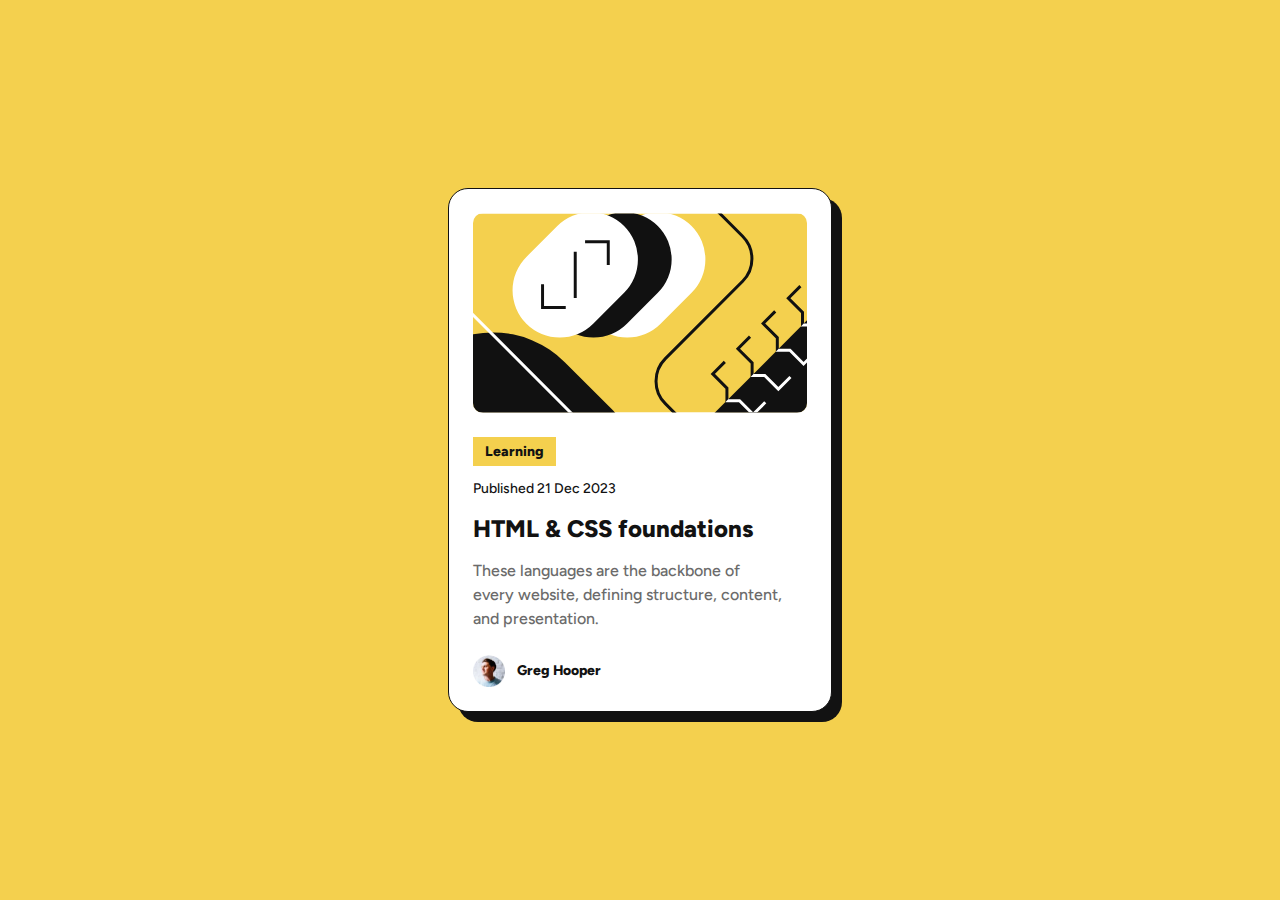
<file: blog-preview-card-main/index.html>
<!DOCTYPE html>
<html lang="en">

<head>
  <meta charset="UTF-8">
  <meta name="viewport" content="width=device-width, initial-scale=1.0">
  <!-- displays site properly based on user's device -->

  <link rel="icon" type="image/png" sizes="32x32" href="./assets/images/favicon-32x32.png">

  <link rel="stylesheet" href="index.css">

  <title>Frontend Mentor | Blog preview card</title>
</head>

<body>
  <article class="card">
    <figure class="card-image">
      <img src="assets/images/illustration-article.svg" alt="" width="336" height="200">
    </figure>
    <section class="card-content">
      <p class="category">Learning</p>

      <p class="publish-date">Published <time datetime="2023-12-21">21 Dec 2023</time></p>

      <h1 class="title">HTML & CSS foundations</h1>

      <p class="description">These languages are the backbone of every website, defining structure, content, and
        presentation.</p>
    </section>
    <section class="user-info">
      <figure><img src="assets/images/image-avatar.webp" alt="" width="32" height="32"></figure>
      <p class="user-name">Greg Hooper</p>
    </section>
  </article>
</body>

</html>
</file>
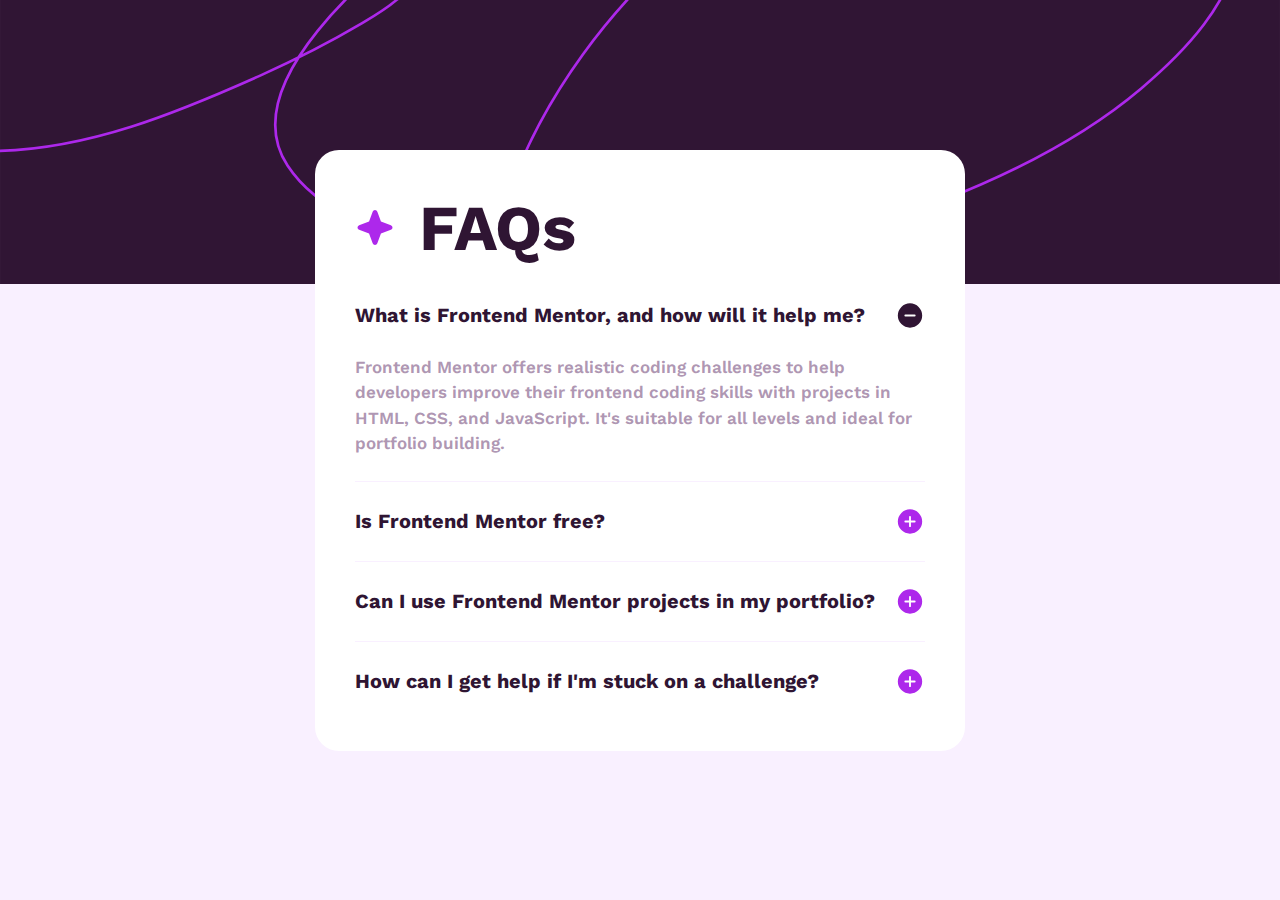
<file: faq-accordion-main/index.html>
<!DOCTYPE html>
<html lang="en">

<head>
  <meta charset="UTF-8">
  <meta name="viewport" content="width=device-width, initial-scale=1.0">
  <!-- displays site properly based on user's device -->

  <link rel="icon" type="image/png" sizes="32x32" href="./assets/images/favicon-32x32.png">

  <title>Frontend Mentor | FAQ accordion</title>

  <link rel="stylesheet" href="./index.css">
</head>

<body>
  <picture>
    <source media="(min-width: 1200px)" srcset="./assets/images/background-pattern-desktop.svg">
    <img src="assets/images/background-pattern-mobile.svg" alt="">
  </picture>
  <div class="container">
    <article class="faq-card">
      <section class="card-header">
        <svg xmlns="http://www.w3.org/2000/svg" width="40" height="41" fill="none" viewBox="0 0 40 41">
          <path fill="#AD28EB"
            d="M37.5 20.5a2.467 2.467 0 0 1-1.64 2.344l-9.913 3.604-3.603 9.911a2.5 2.5 0 0 1-4.688 0l-3.604-9.922-9.911-3.593a2.5 2.5 0 0 1 0-4.688l9.921-3.604 3.594-9.911a2.5 2.5 0 0 1 4.688 0l3.604 9.921 9.911 3.594A2.467 2.467 0 0 1 37.5 20.5Z" />
        </svg>
        <h1 class="title">
          FAQs
        </h1>
      </section>
      <section class="card-body">
        <div class="accordion-item">
          <div class="accordion-item-header">
            <h2 class="accordion-item-title">
              <a href="#" class="action-link">What is Frontend Mentor, and how will it help me?</a>
            </h2>
            <div>
              <span class="icon-plus passive">
                <svg xmlns="http://www.w3.org/2000/svg" width="30" height="31" fill="none" viewBox="0 0 30 31">
                  <path fill="#AD28EB"
                    d="M15 3.313A12.187 12.187 0 1 0 27.188 15.5 12.203 12.203 0 0 0 15 3.312Zm4.688 13.124h-3.75v3.75a.938.938 0 0 1-1.876 0v-3.75h-3.75a.938.938 0 0 1 0-1.875h3.75v-3.75a.938.938 0 0 1 1.876 0v3.75h3.75a.938.938 0 0 1 0 1.876Z" />
                </svg>
              </span>
              <span class="icon-minus active">
                <svg xmlns="http://www.w3.org/2000/svg" width="30" height="31" fill="none" viewBox="0 0 30 31">
                  <path fill="#301534"
                    d="M15 3.313A12.187 12.187 0 1 0 27.188 15.5 12.2 12.2 0 0 0 15 3.312Zm4.688 13.124h-9.375a.938.938 0 0 1 0-1.875h9.374a.938.938 0 0 1 0 1.876Z" />
                </svg>
              </span>
            </div>
          </div>
          <div class="accordion-item-body active">
            <p>Frontend Mentor offers realistic coding challenges to help developers
              improve their
              frontend coding skills with projects in HTML, CSS, and JavaScript. It's suitable for
              all levels and ideal for portfolio building.</p>
          </div>
        </div>
        <div class="accordion-item">
          <div class="accordion-item-header">
            <h2 class="accordion-item-title">
              <a href="#" class="action-link">Is Frontend Mentor free?</a>
            </h2>
            <div>
              <span class="icon-plus active">
                <svg xmlns="http://www.w3.org/2000/svg" width="30" height="31" fill="none" viewBox="0 0 30 31">
                  <path fill="#AD28EB"
                    d="M15 3.313A12.187 12.187 0 1 0 27.188 15.5 12.203 12.203 0 0 0 15 3.312Zm4.688 13.124h-3.75v3.75a.938.938 0 0 1-1.876 0v-3.75h-3.75a.938.938 0 0 1 0-1.875h3.75v-3.75a.938.938 0 0 1 1.876 0v3.75h3.75a.938.938 0 0 1 0 1.876Z" />
                </svg>
              </span>
              <span class="icon-minus passive">
                <svg xmlns="http://www.w3.org/2000/svg" width="30" height="31" fill="none" viewBox="0 0 30 31">
                  <path fill="#301534"
                    d="M15 3.313A12.187 12.187 0 1 0 27.188 15.5 12.2 12.2 0 0 0 15 3.312Zm4.688 13.124h-9.375a.938.938 0 0 1 0-1.875h9.374a.938.938 0 0 1 0 1.876Z" />
                </svg>
              </span>
            </div>
          </div>
          <div class="accordion-item-body">
            <p>Yes, Frontend Mentor offers both free and premium coding challenges,
              with the free
              option providing access to a range of projects suitable for all skill levels.</p>
          </div>
        </div>
        <div class="accordion-item">
          <div class="accordion-item-header">
            <h2 class="accordion-item-title">
              <a href="#" class="action-link">Can I use Frontend Mentor projects in my portfolio?</a>
            </h2>
            <div>
              <span class="icon-plus active">
                <svg xmlns="http://www.w3.org/2000/svg" width="30" height="31" fill="none" viewBox="0 0 30 31">
                  <path fill="#AD28EB"
                    d="M15 3.313A12.187 12.187 0 1 0 27.188 15.5 12.203 12.203 0 0 0 15 3.312Zm4.688 13.124h-3.75v3.75a.938.938 0 0 1-1.876 0v-3.75h-3.75a.938.938 0 0 1 0-1.875h3.75v-3.75a.938.938 0 0 1 1.876 0v3.75h3.75a.938.938 0 0 1 0 1.876Z" />
                </svg>
              </span>
              <span class="icon-minus passive">
                <svg xmlns="http://www.w3.org/2000/svg" width="30" height="31" fill="none" viewBox="0 0 30 31">
                  <path fill="#301534"
                    d="M15 3.313A12.187 12.187 0 1 0 27.188 15.5 12.2 12.2 0 0 0 15 3.312Zm4.688 13.124h-9.375a.938.938 0 0 1 0-1.875h9.374a.938.938 0 0 1 0 1.876Z" />
                </svg>
              </span>
            </div>
          </div>

          <div class="accordion-item-body">
            <p>Yes, you can use projects completed on Frontend Mentor in your
              portfolio. It's an excellent
              way to showcase your skills to potential employers!</p>
          </div>
        </div>
        <div class="accordion-item">
          <div class="accordion-item-header">
            <h2 class="accordion-item-title">
              <a href="#" class="action-link">How can I get help if I'm stuck on a challenge?</a>
            </h2>
            <div>
              <span class="icon-plus active">
                <svg xmlns="http://www.w3.org/2000/svg" width="30" height="31" fill="none" viewBox="0 0 30 31">
                  <path fill="#AD28EB"
                    d="M15 3.313A12.187 12.187 0 1 0 27.188 15.5 12.203 12.203 0 0 0 15 3.312Zm4.688 13.124h-3.75v3.75a.938.938 0 0 1-1.876 0v-3.75h-3.75a.938.938 0 0 1 0-1.875h3.75v-3.75a.938.938 0 0 1 1.876 0v3.75h3.75a.938.938 0 0 1 0 1.876Z" />
                </svg>
              </span>
              <span class="icon-minus passive">
                <svg xmlns="http://www.w3.org/2000/svg" width="30" height="31" fill="none" viewBox="0 0 30 31">
                  <path fill="#301534"
                    d="M15 3.313A12.187 12.187 0 1 0 27.188 15.5 12.2 12.2 0 0 0 15 3.312Zm4.688 13.124h-9.375a.938.938 0 0 1 0-1.875h9.374a.938.938 0 0 1 0 1.876Z" />
                </svg>
              </span>
            </div>
          </div>

          <div class="accordion-item-body">
            <p>The best place to get help is inside Frontend Mentor's Discord
              community. There's a help
              channel where you can ask questions and seek support from other community members.</p>
          </div>
        </div>
      </section>
    </article>
  </div>

  <script src="index.js"></script>
</body>

</html>
</file>
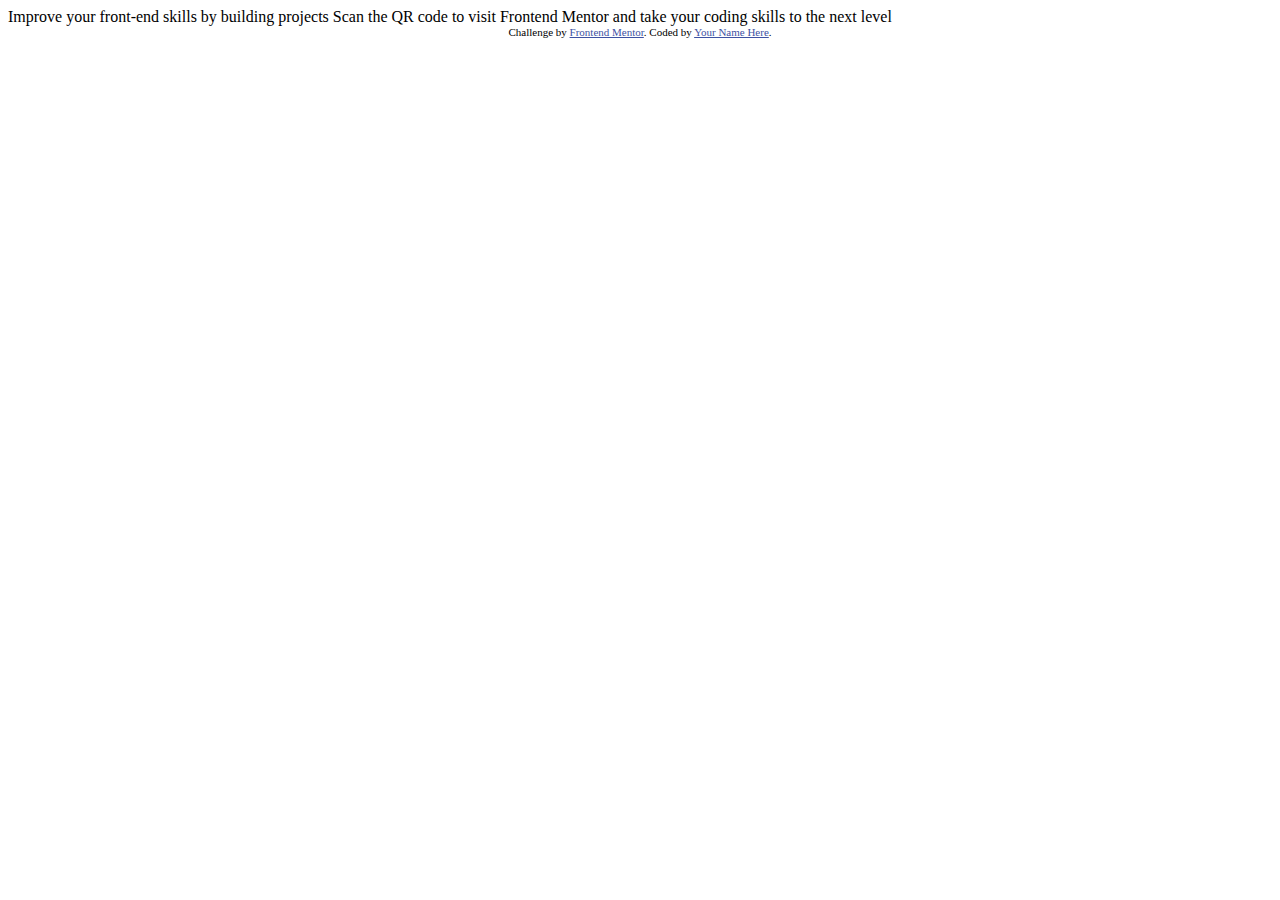
<file: qr-code-component-main/index.html>
<!DOCTYPE html>
<html lang="en">
<head>
  <meta charset="UTF-8">
  <meta name="viewport" content="width=device-width, initial-scale=1.0"> <!-- displays site properly based on user's device -->

  <link rel="icon" type="image/png" sizes="32x32" href="./images/favicon-32x32.png">
  
  <title>Frontend Mentor | QR code component</title>

  <!-- Feel free to remove these styles or customise in your own stylesheet 👍 -->
  <style>
    .attribution { font-size: 11px; text-align: center; }
    .attribution a { color: hsl(228, 45%, 44%); }
  </style>
</head>
<body>

  Improve your front-end skills by building projects

  Scan the QR code to visit Frontend Mentor and take your coding skills to the next level
  
  <div class="attribution">
    Challenge by <a href="https://www.frontendmentor.io?ref=challenge" target="_blank">Frontend Mentor</a>. 
    Coded by <a href="#">Your Name Here</a>.
  </div>
</body>
</html>
</file>
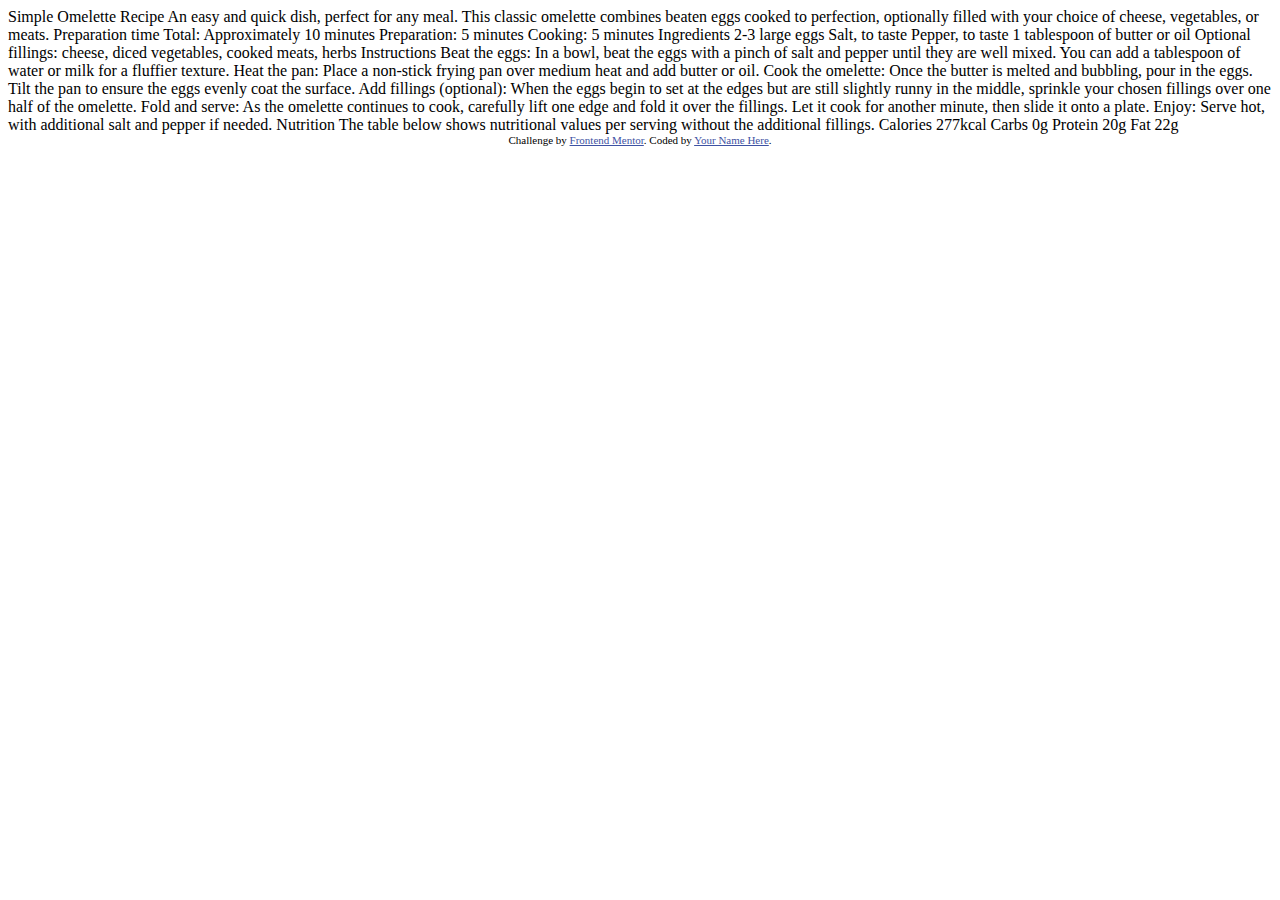
<file: recipe-page-main/index.html>
<!DOCTYPE html>
<html lang="en">
<head>
  <meta charset="UTF-8">
  <meta name="viewport" content="width=device-width, initial-scale=1.0"> <!-- displays site properly based on user's device -->

  <link rel="icon" type="image/png" sizes="32x32" href="./assets/images/favicon-32x32.png">
  
  <title>Frontend Mentor | Recipe page</title>

  <!-- Feel free to remove these styles or customise in your own stylesheet 👍 -->
  <style>
    .attribution { font-size: 11px; text-align: center; }
    .attribution a { color: hsl(228, 45%, 44%); }
  </style>
</head>
<body>

  Simple Omelette Recipe

  An easy and quick dish, perfect for any meal. This classic omelette combines beaten eggs cooked 
  to perfection, optionally filled with your choice of cheese, vegetables, or meats.

  Preparation time

  Total: Approximately 10 minutes
  Preparation: 5 minutes
  Cooking: 5 minutes

  Ingredients

  2-3 large eggs
  Salt, to taste
  Pepper, to taste
  1 tablespoon of butter or oil
  Optional fillings: cheese, diced vegetables, cooked meats, herbs

  Instructions

  Beat the eggs: In a bowl, beat the eggs with a pinch of salt and pepper until they are well mixed. 
  You can add a tablespoon of water or milk for a fluffier texture.

  Heat the pan: Place a non-stick frying pan over medium heat and add butter or oil.

  Cook the omelette: Once the butter is melted and bubbling, pour in the eggs. Tilt the pan to ensure 
  the eggs evenly coat the surface.

  Add fillings (optional): When the eggs begin to set at the edges but are still slightly runny in the 
  middle, sprinkle your chosen fillings over one half of the omelette.

  Fold and serve: As the omelette continues to cook, carefully lift one edge and fold it over the 
  fillings. Let it cook for another minute, then slide it onto a plate.

  Enjoy: Serve hot, with additional salt and pepper if needed.

  Nutrition

  The table below shows nutritional values per serving without the additional fillings.

  Calories
  277kcal

  Carbs
  0g

  Protein
  20g

  Fat
  22g
  
  <div class="attribution">
    Challenge by <a href="https://www.frontendmentor.io?ref=challenge" target="_blank">Frontend Mentor</a>. 
    Coded by <a href="#">Your Name Here</a>.
  </div>
</body>
</html>
</file>
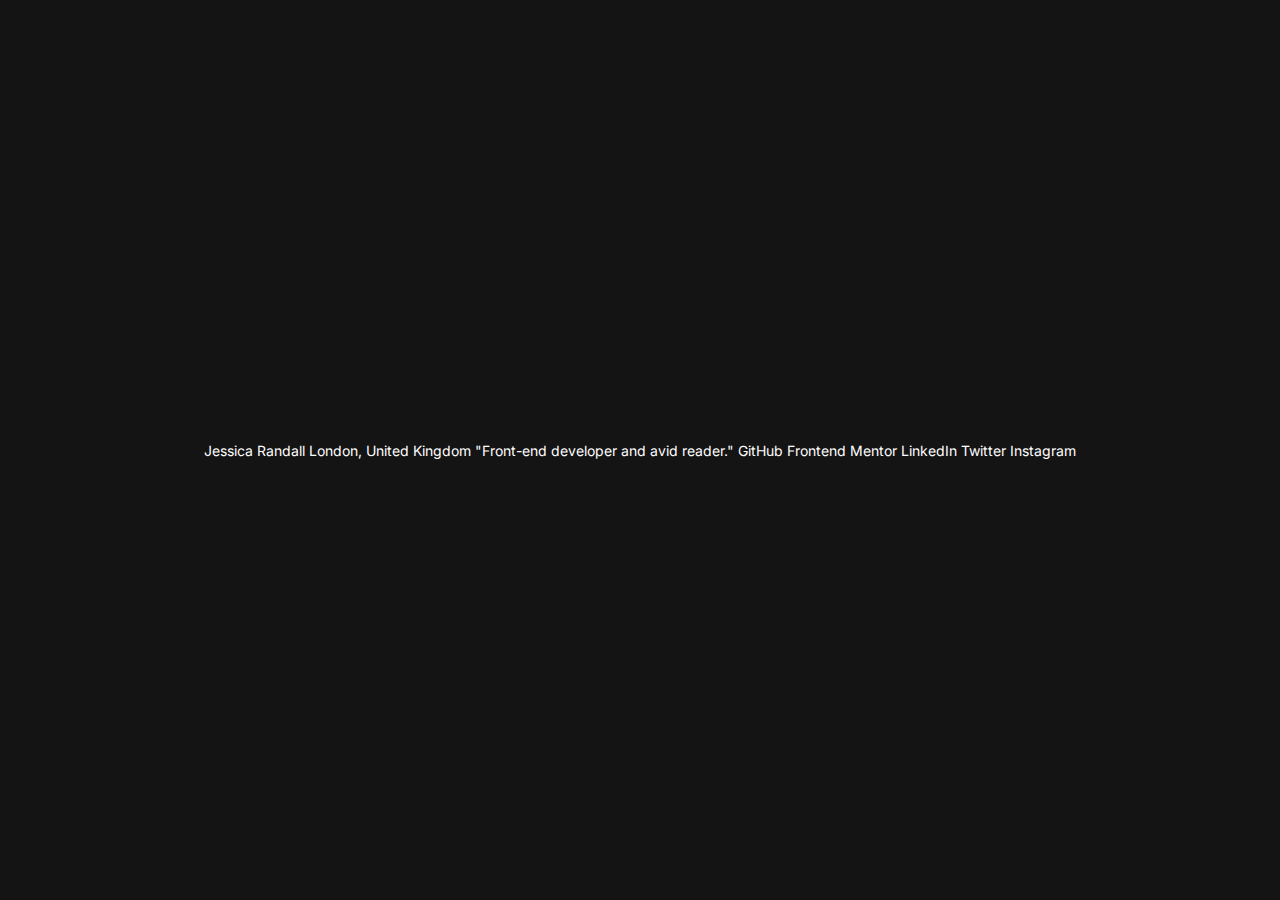
<file: social-links-profile-main/index.html>
<!DOCTYPE html>
<html lang="en">

<head>
  <meta charset="UTF-8">
  <meta name="viewport" content="width=device-width, initial-scale=1.0">
  <!-- displays site properly based on user's device -->

  <link rel="icon" type="image/png" sizes="32x32" href="./assets/images/favicon-32x32.png">

  <title>Frontend Mentor | Social links profile</title>

  <link rel="preconnect" href="https://fonts.googleapis.com">
  <link rel="preconnect" href="https://fonts.gstatic.com" crossorigin>
  <link
    href="https://fonts.googleapis.com/css2?family=Inter:ital,opsz,wght@0,14..32,100..900;1,14..32,100..900&family=Outfit:wght@100..900&family=Young+Serif&display=swap"
    rel="stylesheet">

  <link rel="stylesheet" href="./index.css">
</head>

<body>

  Jessica Randall
  London, United Kingdom
  "Front-end developer and avid reader."

  GitHub
  Frontend Mentor
  LinkedIn
  Twitter
  Instagram
</body>

</html>
</file>
<file: blog-preview-card-main/index.css>
@import url("_base.css");

.card {
    max-width: 384px;
    border-radius: 20px;
    padding: var(--sp-24);
    background: var(--clr-white);
    border: 1px solid var(--clr-gray-950);
    box-shadow: 10px 10px var(--clr-gray-950);

    @media screen and (max-width: 30rem) {
        margin-inline: var(--sp-24);
    }

    & .card-image img {
        border-radius: 10px;
    }

    .card-content {
        margin-block: var(--sp-24);

        & .category {
            display: inline-block;
            background: var(--clr-yellow);
            padding: 4px 12px;
            font-size: var(--fs-sm);
            font-weight: var(--fw-extra-bold);

            @media screen and (max-width:30rem) {
                font-size: var(--fs-xs);
            }
        }

        & .publish-date {
            margin-block: var(--sp-12);
            font-size: var(--fs-sm);
            font-weight: var(--fw-medium);

            @media screen and (max-width:30rem) {
                font-size: var(--fs-xs);
            }
        }

        & .title {
            font-size: var(--fs-xl);
            font-weight: var(--fw-extra-bold);
            margin-bottom: var(--sp-12);
            cursor: pointer;

            @media screen and (max-width:30rem) {
                font-size: var(--fs-lg);
            }

            &:hover {
                color: var(--clr-yellow);
            }
        }

        & .description {
            font-weight: var(--fw-medium);
            color: var(--clr-gray-500);

            @media screen and (max-width: 30rem) {
                font-size: var(--fs-sm);
            }
        }
    }

    & .user-info {
        display: flex;
        align-items: center;
        gap: var(--sp-12);

        & .user-name {
            font-size: var(--fs-sm);
            font-weight: var(--fw-extra-bold);
        }
    }
}
</file>
<file: faq-accordion-main/index.css>
@import url("./_base.css");

.container {
    display: grid;
    place-content: center;
    height: 100vh;
}

img {
    position: absolute;
    top: 0;
    z-index: -1;
    width: 100%;
}

.faq-card {
    background: var(--clr-white);
    max-width: 650px;
    padding: 30px 40px;
    border-radius: 24px;

    @media screen and (max-width:624px) {
        margin-inline: 24px;
        max-width: 500px;
    }

    & .card-header {
        display: flex;
        align-items: center;
        gap: 24px;

        & .title {
            font-size: 64px;
            font-weight: var(--fw-bold);

            @media screen and (max-width: 624px) {
                font-size: 40px;
            }
        }

        & svg {
            @media screen and (max-width: 624px) {
                width: 30px;
            }
        }
    }

    & .card-body {
        & .accordion-item {
            border-bottom: 1px solid var(--clr-purple-100);
            padding-block: 24px;

            &:last-child {
                border: none;
            }

            & .accordion-item-header {
                display: flex;
                justify-content: space-between;

                & .accordion-item-title {
                    font-size: 20px;
                    font-weight: var(--fw-bold);

                    @media screen and (max-width: 624px) {
                        /* font-size: 18px; */
                    }

                    & a {
                        color: var(--clr-purple-950);

                        &:hover {
                            color: var(--clr-purple-600);
                        }
                    }
                }

                div {
                    flex-shrink: 0;

                    & .icon-plus {
                        &.passive {
                            display: none;
                        }

                        &.active {
                            display: block;
                        }
                    }

                    & .icon-minus {
                        &.passive {
                            display: none;
                        }

                        &.active {
                            display: block;
                        }
                    }
                }

            }

            & .accordion-item-body {
                display: none;
                margin-top: 24px;

                &.active {
                    display: block;
                }

                & p {
                    font-size: 17px;
                    color: rgba(140, 105, 145, .7);
                    font-weight: var(--fw-medium);
                }
            }
        }
    }
}
</file>
<file: social-links-profile-main/index.css>
@import url("./_base.css");

.profile-card {
    width: 100vw;
    max-width: 400px;
    background: var(--clr-grey-800);
    text-align: center;
    padding: 32px;
    border-radius: 16px;

    @media screen and (max-width: 375px) {
        width: auto;
        margin-inline: 24px;
    }

    b {
        color: var(--clr-green);
    }

    .card-header {
        display: flex;
        flex-direction: column;
        align-items: center;
        margin-bottom: 24px;

        figure {
            margin-bottom: 24px;

            img {
                border-radius: 100px;
                width: 100px;
            }
        }

        h1 {
            margin-bottom: 14px;
        }

        b {
            font-size: 16px;
        }

        p {
            margin-top: 24px;
        }
    }

    .card-body {
        display: flex;
        flex-direction: column;
        row-gap: 16px;

        a {
            display: block;
            text-decoration: none;
            color: var(--clr-white);
            background: var(--clr-grey-700);
            padding-block: 14px;
            font-weight: var(--fw-600);
            font-size: 16px;
            border-radius: 8px;

            &:hover {
                background: var(--clr-green);
                color: var(--clr-grey-900)
            }
        }
    }
}
</file>
